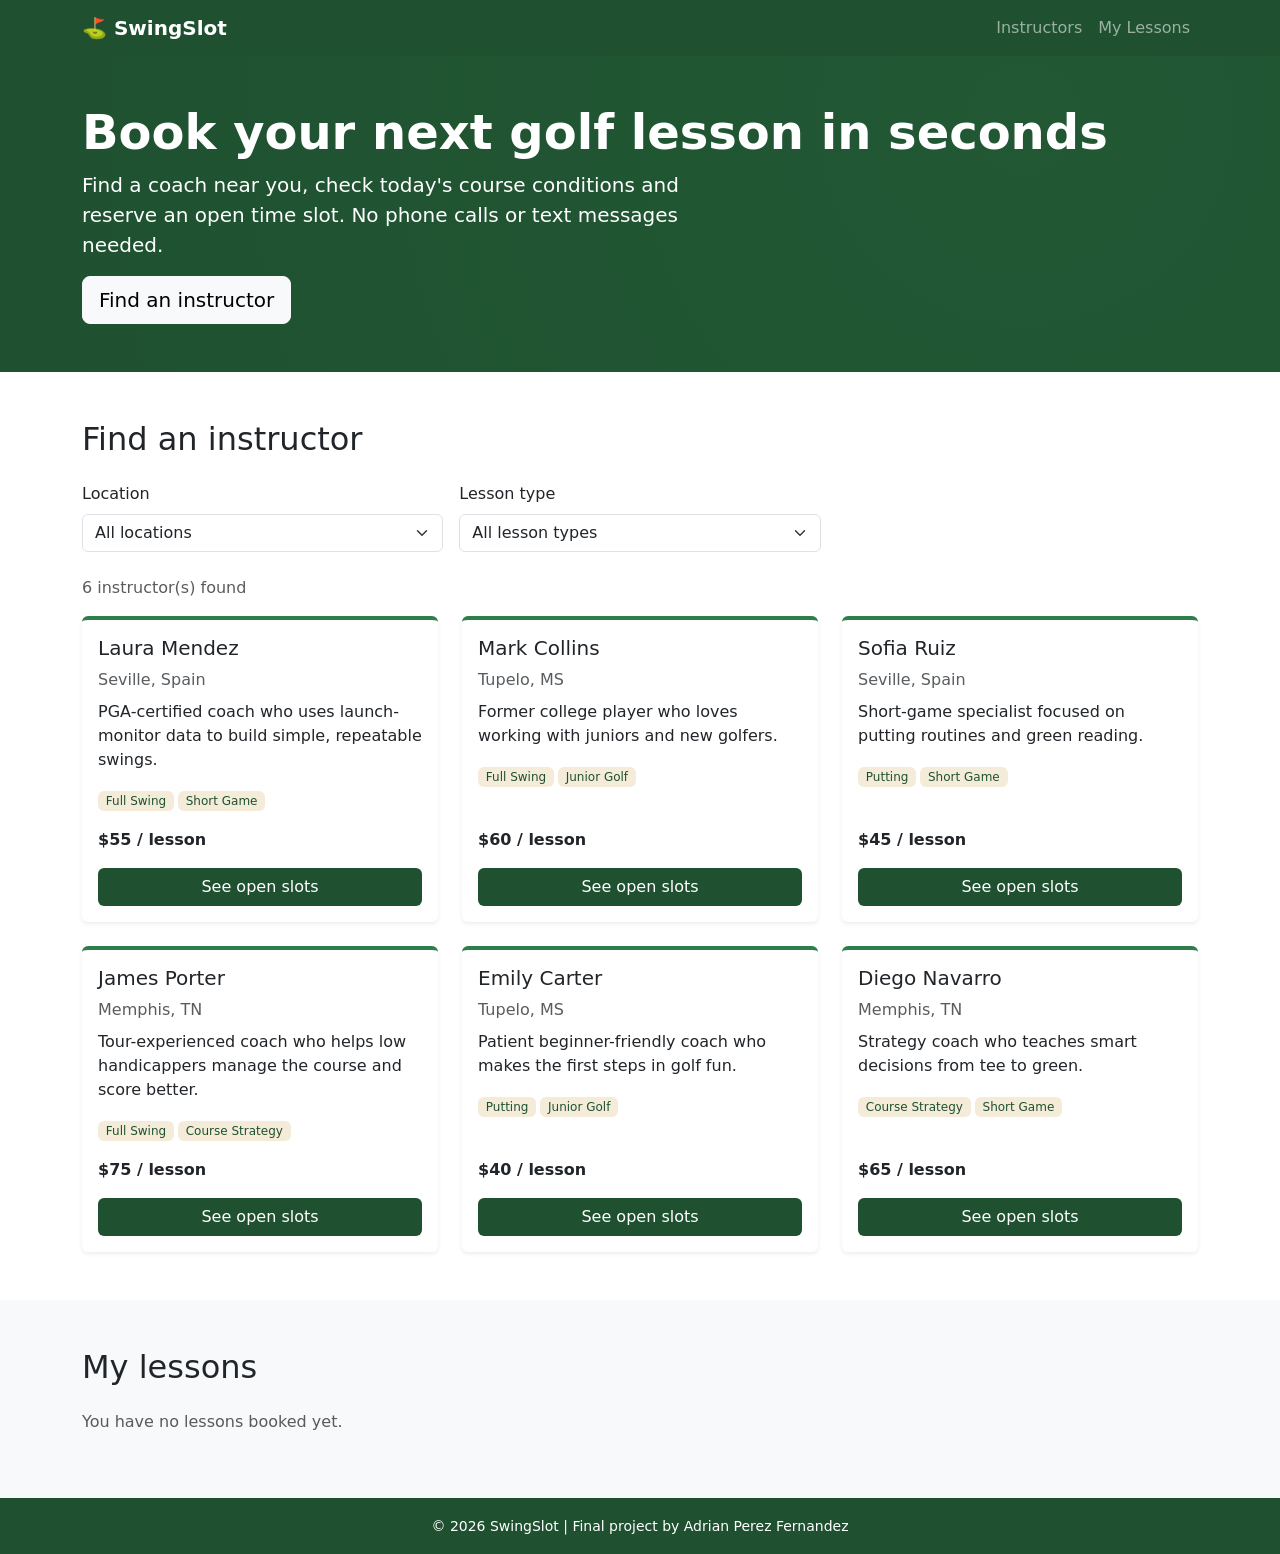
<file: index.html>
<!DOCTYPE html>
<html lang="en">
<head>
  <meta charset="UTF-8">
  <meta name="viewport" content="width=device-width, initial-scale=1.0">
  <meta name="description" content="SwingSlot: find a golf instructor and book a lesson in seconds.">
  <title>SwingSlot | Golf Lesson Booking</title>
  <link rel="stylesheet" href="https://cdn.jsdelivr.net/npm/bootstrap@5.3.3/dist/css/bootstrap.min.css">
  <link rel="stylesheet" href="css/styles.css">
</head>
<body>
  <header>
    <nav class="navbar navbar-expand-md navbar-dark bg-fairway">
      <div class="container">
        <a class="navbar-brand fw-bold" href="#">&#9971; SwingSlot</a>
        <button class="navbar-toggler" type="button" data-bs-toggle="collapse" data-bs-target="#mainNav"
          aria-controls="mainNav" aria-expanded="false" aria-label="Toggle navigation">
          <span class="navbar-toggler-icon"></span>
        </button>
        <div class="collapse navbar-collapse" id="mainNav">
          <ul class="navbar-nav ms-auto">
            <li class="nav-item"><a class="nav-link" href="#instructors">Instructors</a></li>
            <li class="nav-item"><a class="nav-link" href="#my-lessons">My Lessons</a></li>
          </ul>
        </div>
      </div>
    </nav>
  </header>

  <main>
    <section class="hero text-white">
      <div class="container py-5">
        <h1 class="display-5 fw-bold">Book your next golf lesson in seconds</h1>
        <p class="lead col-lg-7">Find a coach near you, check today's course conditions and reserve an open time slot. No phone calls or text messages needed.</p>
        <a href="#instructors" class="btn btn-light btn-lg">Find an instructor</a>
      </div>
    </section>

    <section id="instructors" class="container py-5">
      <h2 class="mb-4">Find an instructor</h2>
      <form id="filters" class="row g-3 mb-4" aria-label="Filter instructors">
        <div class="col-sm-6 col-md-4">
          <label for="locationFilter" class="form-label">Location</label>
          <select id="locationFilter" class="form-select">
            <option value="">All locations</option>
          </select>
        </div>
        <div class="col-sm-6 col-md-4">
          <label for="typeFilter" class="form-label">Lesson type</label>
          <select id="typeFilter" class="form-select">
            <option value="">All lesson types</option>
          </select>
        </div>
      </form>
      <p id="resultCount" class="text-muted" aria-live="polite"></p>
      <div id="instructorList" class="row g-4"></div>
    </section>

    <section id="my-lessons" class="bg-light py-5">
      <div class="container">
        <h2 class="mb-4">My lessons</h2>
        <div id="lessonList"></div>
      </div>
    </section>
  </main>

  <!-- Booking modal -->
  <div class="modal fade" id="bookingModal" tabindex="-1" aria-labelledby="bookingTitle" aria-hidden="true">
    <div class="modal-dialog modal-lg modal-dialog-scrollable">
      <div class="modal-content">
        <div class="modal-header">
          <h2 class="modal-title h5" id="bookingTitle">Book a lesson</h2>
          <button type="button" class="btn-close" data-bs-dismiss="modal" aria-label="Close"></button>
        </div>
        <div class="modal-body">
          <div id="weatherBox" class="weather-box mb-3" aria-live="polite"></div>
          <h3 class="h6">Open time slots (next 7 days)</h3>
          <div id="slotList" class="slot-grid"></div>
          <div id="bookingMessage" class="mt-3" role="status"></div>
        </div>
      </div>
    </div>
  </div>

  <footer class="bg-fairway text-white text-center py-3">
    <small>&copy; 2026 SwingSlot | Final project by Adrian Perez Fernandez</small>
  </footer>

  <script src="https://cdn.jsdelivr.net/npm/bootstrap@5.3.3/dist/js/bootstrap.bundle.min.js"></script>
  <script src="js/weather.js"></script>
  <script src="js/app.js"></script>
</body>
</html>
</file>
<file: css/styles.css>
:root {
  --fairway: #1f5130;
  --fairway-light: #2e7d4a;
  --sand: #f4ecd8;
}

.bg-fairway {
  background-color: var(--fairway);
}

.hero {
  background: linear-gradient(rgba(31, 81, 48, 0.85), rgba(31, 81, 48, 0.85)),
    radial-gradient(circle at 80% 20%, var(--fairway-light), var(--fairway));
}

.instructor-card {
  border: none;
  border-top: 4px solid var(--fairway-light);
  transition: transform 0.15s ease, box-shadow 0.15s ease;
}

.instructor-card:hover {
  transform: translateY(-3px);
  box-shadow: 0 0.5rem 1rem rgba(0, 0, 0, 0.12);
}

.badge-type {
  background-color: var(--sand);
  color: var(--fairway);
  font-weight: 500;
}

.btn-fairway {
  background-color: var(--fairway);
  color: #fff;
}

.btn-fairway:hover,
.btn-fairway:focus {
  background-color: var(--fairway-light);
  color: #fff;
}

.weather-box {
  background-color: var(--sand);
  border-radius: 0.5rem;
  padding: 0.75rem 1rem;
}

.slot-grid {
  display: grid;
  grid-template-columns: repeat(auto-fill, minmax(150px, 1fr));
  gap: 0.5rem;
}

.slot-btn {
  border: 1px solid var(--fairway);
  color: var(--fairway);
  background: #fff;
}

.slot-btn:hover {
  background-color: var(--fairway);
  color: #fff;
}

.slot-btn:disabled {
  border-color: #ccc;
  color: #999;
  text-decoration: line-through;
}
</file>
